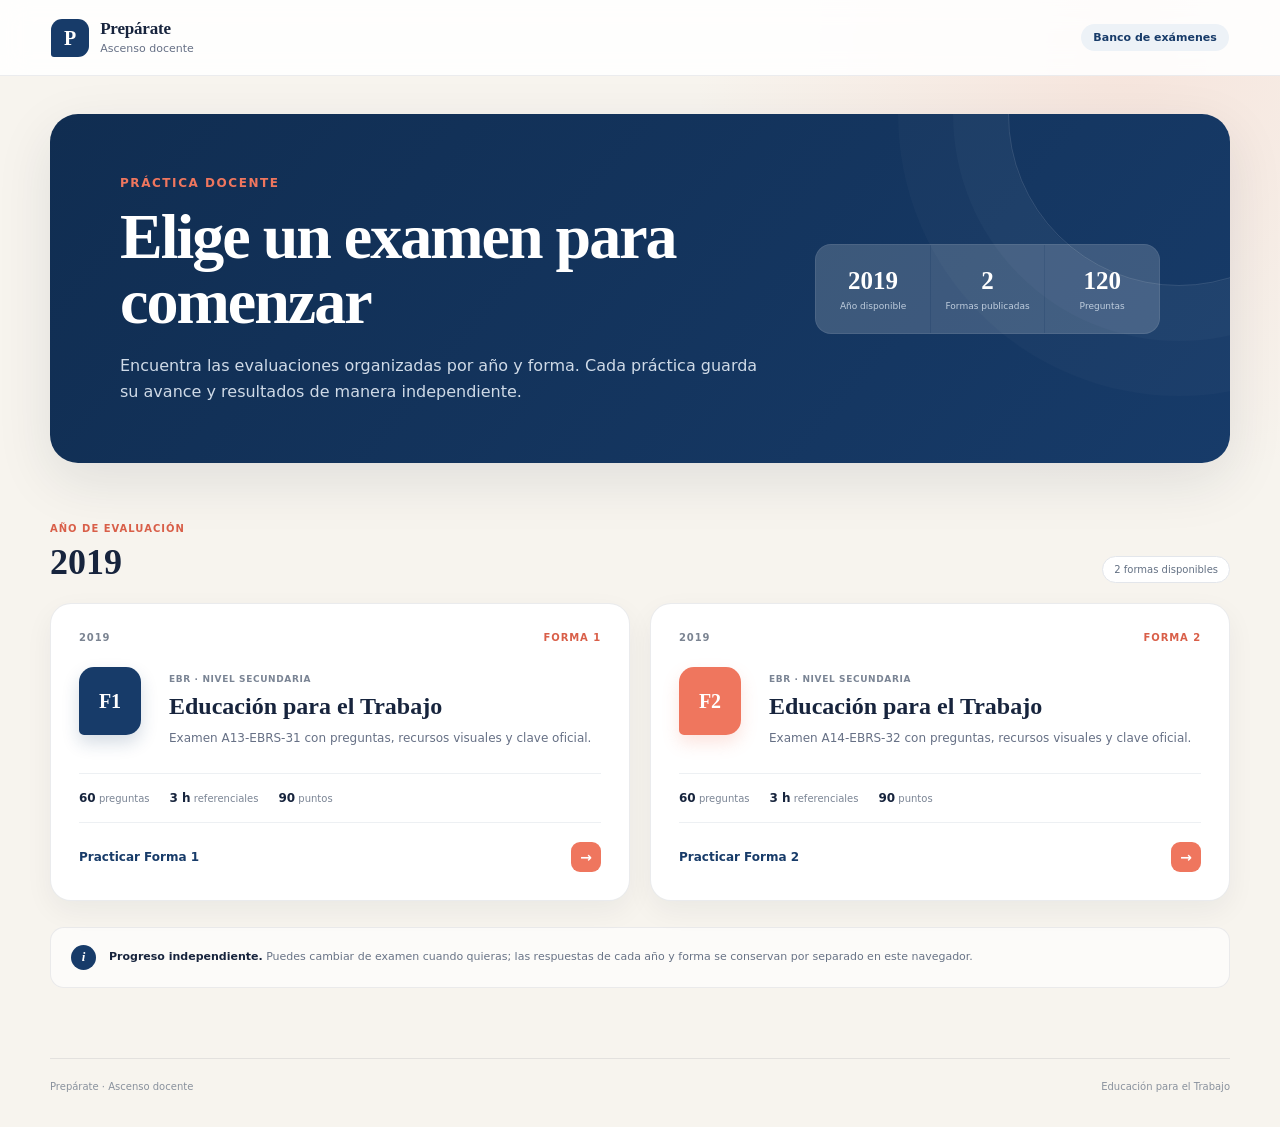
<file: index.html>
<!doctype html>
<html lang="es">
  <head>
    <meta charset="utf-8">
    <meta name="viewport" content="width=device-width, initial-scale=1">
    <meta name="description" content="Banco de exámenes de Ascenso Docente organizados por año y forma.">
    <title>Prepárate · Banco de exámenes de Ascenso Docente</title>
    <link rel="stylesheet" href="styles.css">
  </head>
  <body class="catalog-body">
    <div class="app-shell">
      <header class="topbar catalog-topbar">
        <a class="brand" href="index.html" aria-label="Ir al catálogo de exámenes">
          <span class="brand-mark" aria-hidden="true">P</span>
          <span><strong>Prepárate</strong><small>Ascenso docente</small></span>
        </a>
        <span class="catalog-badge">Banco de exámenes</span>
      </header>

      <main class="catalog-page">
        <section class="catalog-hero">
          <div class="catalog-hero-copy">
            <span class="eyebrow">Práctica docente</span>
            <h1>Elige un examen para comenzar</h1>
            <p>Encuentra las evaluaciones organizadas por año y forma. Cada práctica guarda su avance y resultados de manera independiente.</p>
          </div>
          <div class="catalog-summary" aria-label="Resumen del banco">
            <div><strong>2019</strong><span>Año disponible</span></div>
            <div><strong>2</strong><span>Formas publicadas</span></div>
            <div><strong>120</strong><span>Preguntas</span></div>
          </div>
        </section>

        <section class="year-section" aria-labelledby="year-2019">
          <div class="year-heading">
            <div>
              <span class="year-kicker">Año de evaluación</span>
              <h2 id="year-2019">2019</h2>
            </div>
            <span class="year-count">2 formas disponibles</span>
          </div>

          <div class="exam-catalog-grid">
            <a class="exam-catalog-card" href="forma1.html">
              <div class="exam-card-topline"><span>2019</span><span>Forma 1</span></div>
              <div class="exam-card-icon" aria-hidden="true">F1</div>
              <div class="exam-card-content">
                <span class="exam-level">EBR · Nivel Secundaria</span>
                <h3>Educación para el Trabajo</h3>
                <p>Examen A13-EBRS-31 con preguntas, recursos visuales y clave oficial.</p>
              </div>
              <div class="exam-card-meta"><span><strong>60</strong> preguntas</span><span><strong>3 h</strong> referenciales</span><span><strong>90</strong> puntos</span></div>
              <span class="exam-card-action">Practicar Forma 1 <b aria-hidden="true">→</b></span>
            </a>

            <a class="exam-catalog-card" href="forma2.html">
              <div class="exam-card-topline"><span>2019</span><span>Forma 2</span></div>
              <div class="exam-card-icon alt" aria-hidden="true">F2</div>
              <div class="exam-card-content">
                <span class="exam-level">EBR · Nivel Secundaria</span>
                <h3>Educación para el Trabajo</h3>
                <p>Examen A14-EBRS-32 con preguntas, recursos visuales y clave oficial.</p>
              </div>
              <div class="exam-card-meta"><span><strong>60</strong> preguntas</span><span><strong>3 h</strong> referenciales</span><span><strong>90</strong> puntos</span></div>
              <span class="exam-card-action">Practicar Forma 2 <b aria-hidden="true">→</b></span>
            </a>
          </div>
        </section>

        <section class="catalog-note">
          <span aria-hidden="true">i</span>
          <p><strong>Progreso independiente.</strong> Puedes cambiar de examen cuando quieras; las respuestas de cada año y forma se conservan por separado en este navegador.</p>
        </section>
      </main>

      <footer class="catalog-footer"><span>Prepárate · Ascenso docente</span><span>Educación para el Trabajo</span></footer>
    </div>
  </body>
</html>
</file>
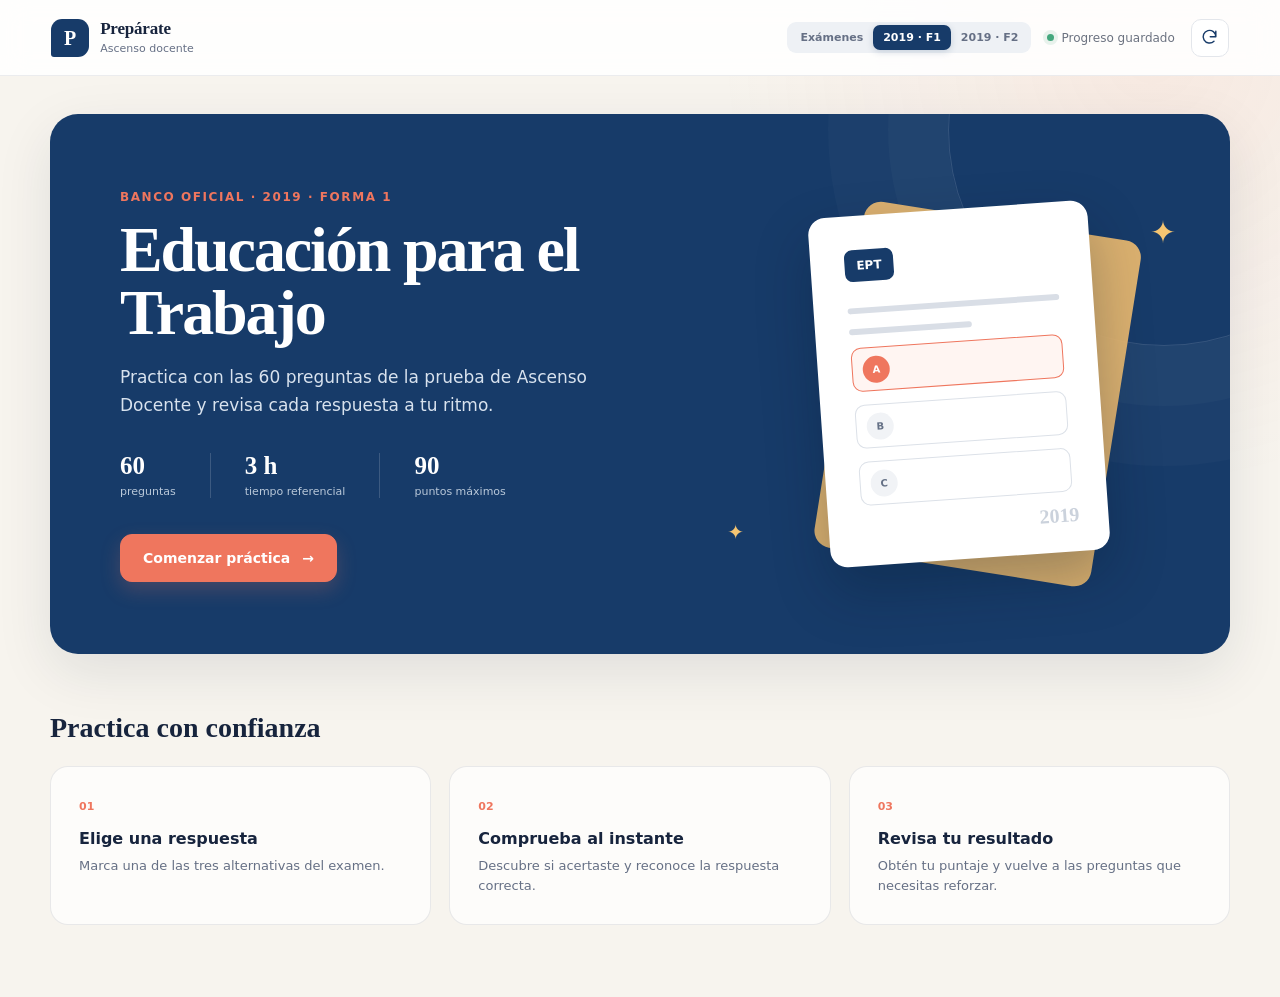
<file: forma1.html>
<!doctype html>
<html lang="es">
  <head>
    <meta charset="utf-8">
    <meta name="viewport" content="width=device-width, initial-scale=1">
    <meta name="description" content="Simulador del examen de Ascenso Docente 2019, Educación para el Trabajo.">
    <title>Forma 1 · Ascenso Docente 2019 · Educación para el Trabajo</title>
    <link rel="stylesheet" href="styles.css">
  </head>
  <body>
    <div class="app-shell">
      <header class="topbar">
        <a class="brand" href="index.html" aria-label="Volver al catálogo de exámenes">
          <span class="brand-mark" aria-hidden="true">P</span>
          <span><strong>Prepárate</strong><small>Ascenso docente</small></span>
        </a>
        <div class="topbar-actions">
          <nav class="form-switch" aria-label="Seleccionar examen"><a href="index.html">Exámenes</a><a class="active" href="forma1.html">2019 · F1</a><a href="forma2.html">2019 · F2</a></nav>
          <span class="save-state"><span class="save-dot"></span> Progreso guardado</span>
          <button class="icon-button" id="resetButton" type="button" title="Reiniciar práctica" aria-label="Reiniciar práctica">
            <svg viewBox="0 0 24 24" aria-hidden="true"><path d="M20 11a8 8 0 1 0-2.34 5.66M20 4v7h-7"/></svg>
          </button>
        </div>
      </header>

      <main id="welcomeView" class="welcome-view">
        <section class="hero-card">
          <div class="hero-copy">
            <span class="eyebrow">Banco oficial · 2019 · Forma 1</span>
            <h1>Educación para el Trabajo</h1>
            <p class="hero-lead">Practica con las 60 preguntas de la prueba de Ascenso Docente y revisa cada respuesta a tu ritmo.</p>
            <div class="exam-facts" aria-label="Datos del examen">
              <div><strong>60</strong><span>preguntas</span></div>
              <div><strong>3 h</strong><span>tiempo referencial</span></div>
              <div><strong>90</strong><span>puntos máximos</span></div>
            </div>
            <button id="startButton" class="primary-button hero-button" type="button">
              <span id="startButtonText">Comenzar práctica</span><span aria-hidden="true">→</span>
            </button>
            <p class="resume-note" id="resumeNote" hidden>Tu avance anterior está listo para continuar.</p>
          </div>
          <div class="hero-art" aria-hidden="true">
            <div class="paper-card paper-back"></div>
            <div class="paper-card paper-front">
              <span class="paper-label">EPT</span>
              <div class="paper-line wide"></div><div class="paper-line"></div>
              <div class="mock-option active"><span>A</span></div>
              <div class="mock-option"><span>B</span></div>
              <div class="mock-option"><span>C</span></div>
              <div class="paper-score">2019</div>
            </div>
            <div class="spark spark-one">✦</div><div class="spark spark-two">✦</div>
          </div>
        </section>
        <section class="how-card">
          <h2>Practica con confianza</h2>
          <div class="how-grid">
            <article><span>01</span><h3>Elige una respuesta</h3><p>Marca una de las tres alternativas del examen.</p></article>
            <article><span>02</span><h3>Comprueba al instante</h3><p>Descubre si acertaste y reconoce la respuesta correcta.</p></article>
            <article><span>03</span><h3>Revisa tu resultado</h3><p>Obtén tu puntaje y vuelve a las preguntas que necesitas reforzar.</p></article>
          </div>
        </section>
      </main>

      <main id="quizView" class="quiz-view" hidden>
        <aside class="question-nav" aria-label="Navegación de preguntas">
          <div class="nav-heading"><div><span>Tu avance</span><strong id="progressLabel">0 de 60</strong></div><span id="progressPercent">0%</span></div>
          <div class="progress-track"><span id="progressBar"></span></div>
          <div id="questionGrid" class="question-grid"></div>
          <div class="legend"><span><i class="answered"></i> Respondida</span><span><i class="current"></i> Actual</span></div>
        </aside>

        <section class="question-stage">
          <div class="question-toolbar">
            <button id="mobileNavButton" class="mobile-nav-button" type="button" aria-expanded="false"><span>Preguntas</span><strong id="mobileProgress">1 / 60</strong></button>
            <div class="question-position">Pregunta <strong id="questionNumber">1</strong> de 60</div>
            <button id="finishTopButton" class="text-button" type="button">Finalizar práctica</button>
          </div>

          <article class="question-card" id="questionCard">
            <div class="question-tag">Educación para el Trabajo</div>
            <h2 id="questionPrompt" tabindex="-1"></h2>
            <div id="questionVisual"></div>
            <div id="optionsList" class="options-list" role="radiogroup" aria-label="Alternativas"></div>
            <div id="feedbackBox" class="feedback-box" role="status" hidden></div>
          </article>

          <div class="question-actions">
            <button id="previousButton" class="secondary-button" type="button"><span aria-hidden="true">←</span> Anterior</button>
            <button id="checkButton" class="primary-button" type="button" disabled>Comprobar respuesta</button>
            <button id="nextButton" class="primary-button" type="button" hidden>Siguiente <span aria-hidden="true">→</span></button>
          </div>
        </section>
      </main>

      <main id="resultsView" class="results-view" hidden>
        <section class="results-card">
          <div id="resultRing" class="result-ring"><div><strong id="resultPercent">0%</strong><span>de aciertos</span></div></div>
          <div class="results-copy">
            <span class="eyebrow">Práctica completada</span>
            <h1 id="resultTitle">¡Buen trabajo!</h1>
            <p id="resultMessage"></p>
            <div class="result-stats">
              <div><span class="stat-icon correct">✓</span><p><strong id="correctCount">0</strong><small>Correctas</small></p></div>
              <div><span class="stat-icon wrong">×</span><p><strong id="wrongCount">0</strong><small>Incorrectas</small></p></div>
              <div><span class="stat-icon score">★</span><p><strong id="scoreCount">0</strong><small>Puntos de 90</small></p></div>
            </div>
            <div class="results-actions">
              <button id="reviewButton" class="primary-button" type="button">Revisar respuestas</button>
              <button id="tryAgainButton" class="secondary-button" type="button">Intentar de nuevo</button>
            </div>
          </div>
        </section>
      </main>
    </div>

    <dialog id="finishDialog" class="finish-dialog">
      <button class="dialog-close" id="closeDialogButton" aria-label="Cerrar">×</button>
      <span class="dialog-icon">✓</span>
      <h2>¿Finalizar la práctica?</h2>
      <p id="finishDialogText">Podrás revisar todas tus respuestas después.</p>
      <div><button id="cancelFinishButton" class="secondary-button" type="button">Seguir practicando</button><button id="confirmFinishButton" class="primary-button" type="button">Ver resultados</button></div>
    </dialog>

    <script>window.EXAM_CONFIG = { form: 1, questionsGlobal: 'EXAM_QUESTIONS', storageKey: 'ascenso-docente-ept-2019-v1' };</script>
    <script src="questions.js"></script>
    <script src="app.js"></script>
  </body>
</html>
</file>
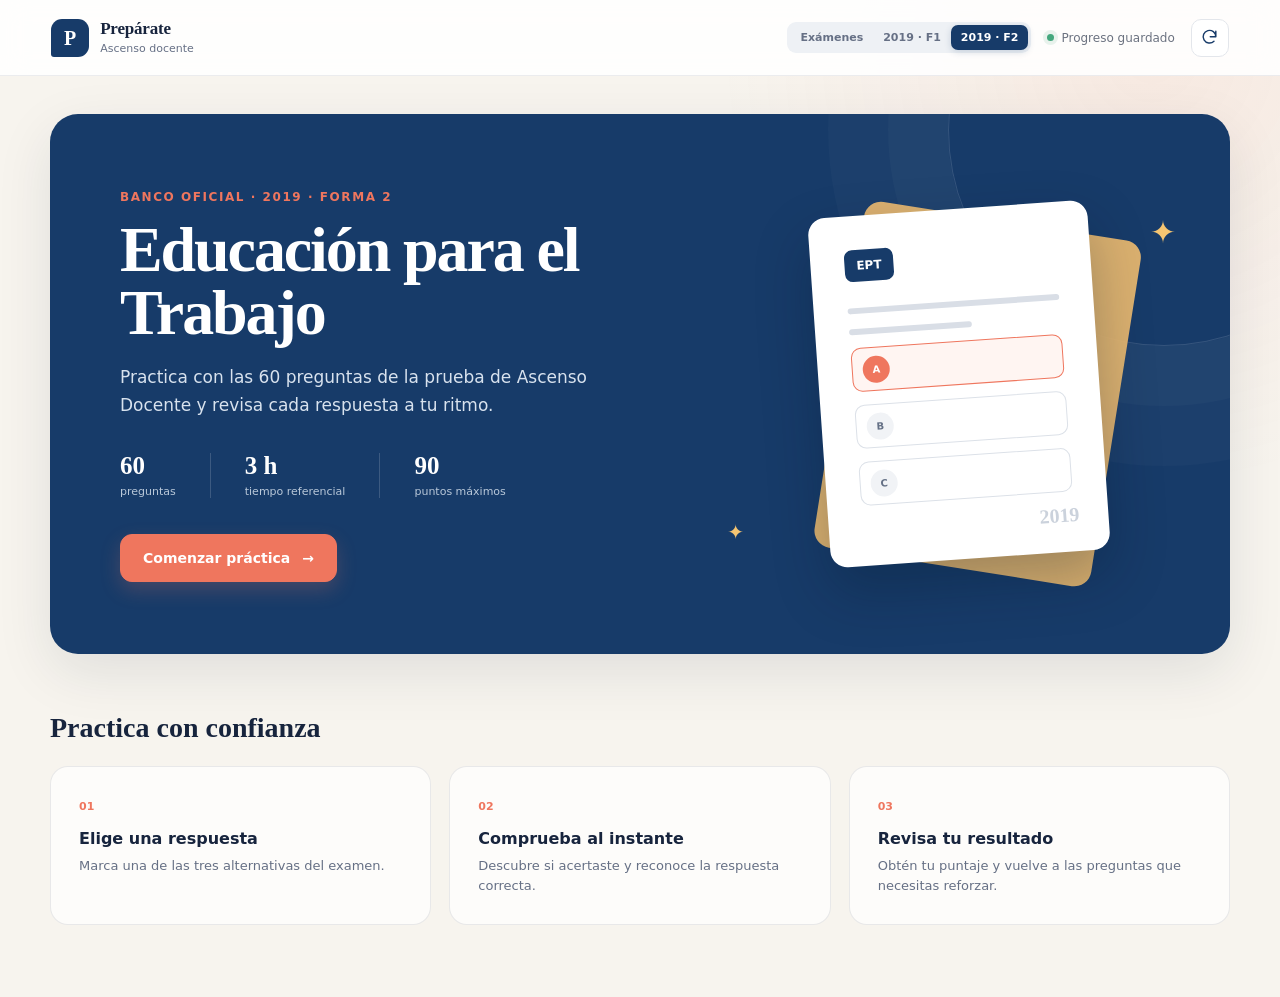
<file: forma2.html>
<!doctype html>
<html lang="es">
  <head>
    <meta charset="utf-8">
    <meta name="viewport" content="width=device-width, initial-scale=1">
    <meta name="description" content="Simulador del examen de Ascenso Docente 2019, Educación para el Trabajo.">
    <title>Forma 2 · Prepárate · Ascenso Docente 2019</title>
    <link rel="stylesheet" href="styles.css">
  </head>
  <body>
    <div class="app-shell">
      <header class="topbar">
        <a class="brand" href="index.html" aria-label="Volver al catálogo de exámenes">
          <span class="brand-mark" aria-hidden="true">P</span>
          <span><strong>Prepárate</strong><small>Ascenso docente</small></span>
        </a>
        <div class="topbar-actions">
          <nav class="form-switch" aria-label="Seleccionar examen"><a href="index.html">Exámenes</a><a href="forma1.html">2019 · F1</a><a class="active" href="forma2.html">2019 · F2</a></nav>
          <span class="save-state"><span class="save-dot"></span> Progreso guardado</span>
          <button class="icon-button" id="resetButton" type="button" title="Reiniciar práctica" aria-label="Reiniciar práctica">
            <svg viewBox="0 0 24 24" aria-hidden="true"><path d="M20 11a8 8 0 1 0-2.34 5.66M20 4v7h-7"/></svg>
          </button>
        </div>
      </header>

      <main id="welcomeView" class="welcome-view">
        <section class="hero-card">
          <div class="hero-copy">
            <span class="eyebrow">Banco oficial · 2019 · Forma 2</span>
            <h1>Educación para el Trabajo</h1>
            <p class="hero-lead">Practica con las 60 preguntas de la prueba de Ascenso Docente y revisa cada respuesta a tu ritmo.</p>
            <div class="exam-facts" aria-label="Datos del examen">
              <div><strong>60</strong><span>preguntas</span></div>
              <div><strong>3 h</strong><span>tiempo referencial</span></div>
              <div><strong>90</strong><span>puntos máximos</span></div>
            </div>
            <button id="startButton" class="primary-button hero-button" type="button">
              <span id="startButtonText">Comenzar práctica</span><span aria-hidden="true">→</span>
            </button>
            <p class="resume-note" id="resumeNote" hidden>Tu avance anterior está listo para continuar.</p>
          </div>
          <div class="hero-art" aria-hidden="true">
            <div class="paper-card paper-back"></div>
            <div class="paper-card paper-front">
              <span class="paper-label">EPT</span>
              <div class="paper-line wide"></div><div class="paper-line"></div>
              <div class="mock-option active"><span>A</span></div>
              <div class="mock-option"><span>B</span></div>
              <div class="mock-option"><span>C</span></div>
              <div class="paper-score">2019</div>
            </div>
            <div class="spark spark-one">✦</div><div class="spark spark-two">✦</div>
          </div>
        </section>
        <section class="how-card">
          <h2>Practica con confianza</h2>
          <div class="how-grid">
            <article><span>01</span><h3>Elige una respuesta</h3><p>Marca una de las tres alternativas del examen.</p></article>
            <article><span>02</span><h3>Comprueba al instante</h3><p>Descubre si acertaste y reconoce la respuesta correcta.</p></article>
            <article><span>03</span><h3>Revisa tu resultado</h3><p>Obtén tu puntaje y vuelve a las preguntas que necesitas reforzar.</p></article>
          </div>
        </section>
      </main>

      <main id="quizView" class="quiz-view" hidden>
        <aside class="question-nav" aria-label="Navegación de preguntas">
          <div class="nav-heading"><div><span>Tu avance</span><strong id="progressLabel">0 de 60</strong></div><span id="progressPercent">0%</span></div>
          <div class="progress-track"><span id="progressBar"></span></div>
          <div id="questionGrid" class="question-grid"></div>
          <div class="legend"><span><i class="answered"></i> Respondida</span><span><i class="current"></i> Actual</span></div>
        </aside>

        <section class="question-stage">
          <div class="question-toolbar">
            <button id="mobileNavButton" class="mobile-nav-button" type="button" aria-expanded="false"><span>Preguntas</span><strong id="mobileProgress">1 / 60</strong></button>
            <div class="question-position">Pregunta <strong id="questionNumber">1</strong> de 60</div>
            <button id="finishTopButton" class="text-button" type="button">Finalizar práctica</button>
          </div>

          <article class="question-card" id="questionCard">
            <div class="question-tag">Educación para el Trabajo</div>
            <h2 id="questionPrompt" tabindex="-1"></h2>
            <div id="questionVisual"></div>
            <div id="optionsList" class="options-list" role="radiogroup" aria-label="Alternativas"></div>
            <div id="feedbackBox" class="feedback-box" role="status" hidden></div>
          </article>

          <div class="question-actions">
            <button id="previousButton" class="secondary-button" type="button"><span aria-hidden="true">←</span> Anterior</button>
            <button id="checkButton" class="primary-button" type="button" disabled>Comprobar respuesta</button>
            <button id="nextButton" class="primary-button" type="button" hidden>Siguiente <span aria-hidden="true">→</span></button>
          </div>
        </section>
      </main>

      <main id="resultsView" class="results-view" hidden>
        <section class="results-card">
          <div id="resultRing" class="result-ring"><div><strong id="resultPercent">0%</strong><span>de aciertos</span></div></div>
          <div class="results-copy">
            <span class="eyebrow">Práctica completada</span>
            <h1 id="resultTitle">¡Buen trabajo!</h1>
            <p id="resultMessage"></p>
            <div class="result-stats">
              <div><span class="stat-icon correct">✓</span><p><strong id="correctCount">0</strong><small>Correctas</small></p></div>
              <div><span class="stat-icon wrong">×</span><p><strong id="wrongCount">0</strong><small>Incorrectas</small></p></div>
              <div><span class="stat-icon score">★</span><p><strong id="scoreCount">0</strong><small>Puntos de 90</small></p></div>
            </div>
            <div class="results-actions">
              <button id="reviewButton" class="primary-button" type="button">Revisar respuestas</button>
              <button id="tryAgainButton" class="secondary-button" type="button">Intentar de nuevo</button>
            </div>
          </div>
        </section>
      </main>
    </div>

    <dialog id="finishDialog" class="finish-dialog">
      <button class="dialog-close" id="closeDialogButton" aria-label="Cerrar">×</button>
      <span class="dialog-icon">✓</span>
      <h2>¿Finalizar la práctica?</h2>
      <p id="finishDialogText">Podrás revisar todas tus respuestas después.</p>
      <div><button id="cancelFinishButton" class="secondary-button" type="button">Seguir practicando</button><button id="confirmFinishButton" class="primary-button" type="button">Ver resultados</button></div>
    </dialog>

    <script>window.EXAM_CONFIG = { form: 2, questionsGlobal: 'EXAM_QUESTIONS_FORM2', storageKey: 'ascenso-docente-ept-2019-v2' };</script>
    <script src="questions-forma2.js"></script>
    <script src="app.js"></script>
  </body>
</html>
</file>
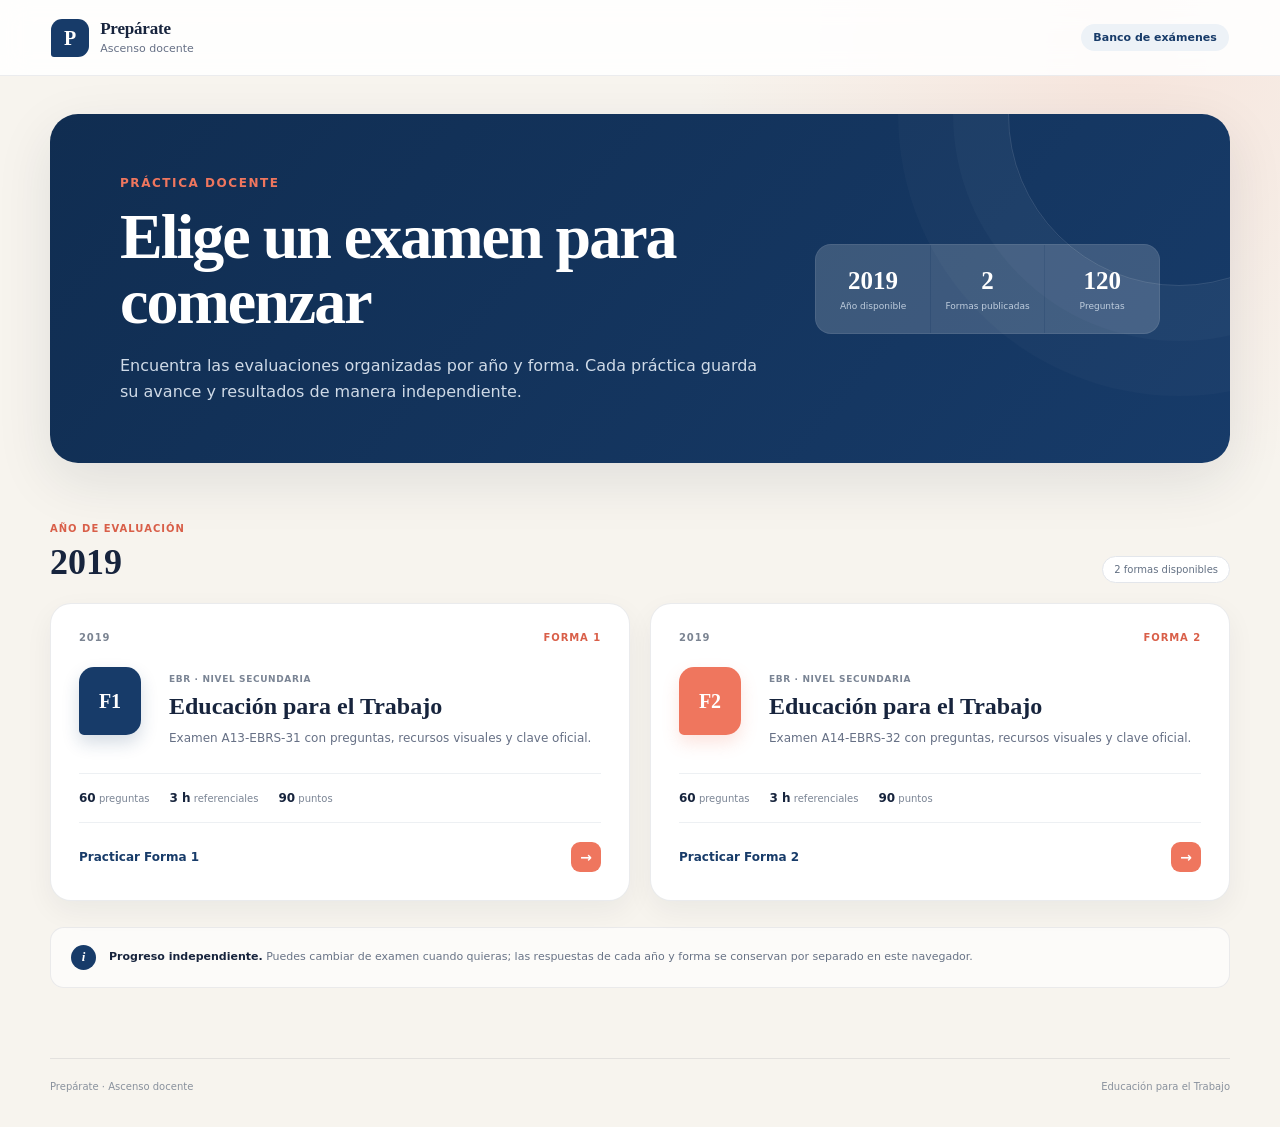
<file: renderer.html>
<!doctype html>
<html lang="es">
  <head>
    <meta charset="utf-8">
    <meta http-equiv="refresh" content="0; url=index.html">
    <meta name="viewport" content="width=device-width, initial-scale=1">
    <title>Abriendo simulador…</title>
    <script>window.location.replace('index.html');</script>
  </head>
  <body>
    <p>Abriendo el <a href="index.html">simulador de Ascenso Docente</a>…</p>
  </body>
</html>
</file>
<file: styles.css>
:root {
  --ink: #17243d;
  --muted: #667085;
  --navy: #173b69;
  --navy-deep: #102d51;
  --coral: #ef765e;
  --coral-dark: #d95f49;
  --cream: #f7f4ee;
  --paper: #ffffff;
  --line: #e3e6eb;
  --green: #16855b;
  --green-bg: #eaf7f1;
  --red: #c94848;
  --red-bg: #fff0ef;
  --shadow: 0 18px 55px rgba(23, 36, 61, .10);
  font-family: Inter, ui-sans-serif, system-ui, -apple-system, BlinkMacSystemFont, "Segoe UI", sans-serif;
  color: var(--ink);
  background: var(--cream);
  font-synthesis: none;
}

* { box-sizing: border-box; }
html { min-width: 320px; scroll-behavior: smooth; }
body { margin: 0; min-height: 100vh; background: radial-gradient(circle at 90% 6%, rgba(239,118,94,.09), transparent 30%), var(--cream); }
button { font: inherit; }
button, a, label { -webkit-tap-highlight-color: transparent; }
button:focus-visible, a:focus-visible { outline: 3px solid rgba(239,118,94,.38); outline-offset: 3px; }
[hidden] { display: none !important; }

.app-shell { min-height: 100vh; }
.topbar { height: 76px; display: flex; align-items: center; justify-content: space-between; padding: 0 clamp(22px, 4vw, 64px); background: rgba(255,255,255,.88); border-bottom: 1px solid rgba(23,36,61,.08); backdrop-filter: blur(14px); position: relative; z-index: 20; }
.brand { display: inline-flex; gap: 11px; align-items: center; color: var(--ink); text-decoration: none; }
.brand-mark { display: grid; place-items: center; width: 38px; height: 38px; color: #fff; font: 800 20px/1 Georgia, serif; background: var(--navy); border-radius: 11px 11px 11px 3px; }
.brand strong, .brand small { display: block; }
.brand strong { font: 800 17px/1.1 Georgia, serif; letter-spacing: -.2px; }
.brand small { color: var(--muted); font-size: 11px; margin-top: 3px; }
.topbar-actions { display: flex; align-items: center; gap: 16px; }
.form-switch { display: flex; padding: 3px; background: #eef1f5; border-radius: 9px; }
.form-switch a { padding: 6px 10px; color: #667085; text-decoration: none; border-radius: 7px; font-size: 11px; font-weight: 750; }
.form-switch a.active { color: #fff; background: var(--navy); box-shadow: 0 2px 7px rgba(23,59,105,.18); }
.save-state { display: flex; align-items: center; gap: 7px; color: #6b7280; font-size: 12px; }
.save-dot { width: 7px; height: 7px; border-radius: 50%; background: #44a77d; box-shadow: 0 0 0 4px rgba(68,167,125,.12); }
.icon-button { display: grid; place-items: center; width: 38px; height: 38px; padding: 0; border: 1px solid var(--line); border-radius: 10px; background: #fff; color: var(--navy); cursor: pointer; }
.icon-button:hover { border-color: #bcc6d4; background: #f8fafc; }
.icon-button svg { width: 19px; fill: none; stroke: currentColor; stroke-width: 1.8; stroke-linecap: round; stroke-linejoin: round; }

.welcome-view { width: min(1180px, calc(100% - 40px)); margin: 38px auto 72px; }
.hero-card { min-height: 540px; display: grid; grid-template-columns: 1.08fr .92fr; overflow: hidden; background: var(--navy); color: #fff; border-radius: 28px; box-shadow: var(--shadow); position: relative; }
.hero-card::after { content: ""; position: absolute; width: 430px; height: 430px; right: -150px; top: -200px; border: 1px solid rgba(255,255,255,.13); border-radius: 50%; box-shadow: 0 0 0 60px rgba(255,255,255,.025), 0 0 0 120px rgba(255,255,255,.018); }
.hero-copy { align-self: center; padding: 66px 42px 66px 70px; position: relative; z-index: 2; }
.eyebrow { display: inline-block; color: var(--coral); font-size: 12px; font-weight: 800; letter-spacing: .13em; text-transform: uppercase; }
.hero-copy h1, .results-copy h1 { max-width: 590px; margin: 14px 0 18px; font: 700 clamp(42px, 5vw, 68px)/.98 Georgia, "Times New Roman", serif; letter-spacing: -2.1px; }
.hero-lead { max-width: 580px; margin: 0; color: #d8e2ee; font-size: 17px; line-height: 1.65; }
.exam-facts { display: flex; gap: 34px; margin: 34px 0 36px; }
.exam-facts div { padding-right: 34px; border-right: 1px solid rgba(255,255,255,.16); }
.exam-facts div:last-child { padding-right: 0; border: 0; }
.exam-facts strong, .exam-facts span { display: block; }
.exam-facts strong { font: 700 25px/1 Georgia, serif; }
.exam-facts span { color: #b9c8d9; font-size: 11px; margin-top: 7px; }
.primary-button, .secondary-button { min-height: 48px; display: inline-flex; align-items: center; justify-content: center; gap: 12px; padding: 0 22px; border-radius: 12px; font-weight: 750; font-size: 14px; cursor: pointer; transition: transform .18s ease, box-shadow .18s ease, background .18s ease, border-color .18s ease; }
.primary-button { color: #fff; background: var(--coral); border: 1px solid var(--coral); box-shadow: 0 8px 20px rgba(239,118,94,.22); }
.primary-button:hover:not(:disabled) { background: var(--coral-dark); border-color: var(--coral-dark); transform: translateY(-1px); }
.primary-button:disabled { opacity: .46; cursor: not-allowed; box-shadow: none; }
.secondary-button { color: var(--navy); background: #fff; border: 1px solid #d5dae2; }
.secondary-button:hover { border-color: #9dacbe; background: #f9fafb; }
.hero-button { min-width: 200px; justify-content: space-between; }
.resume-note { color: #c3cfdd; font-size: 12px; margin: 13px 0 0; }
.hero-art { min-height: 480px; display: grid; place-items: center; position: relative; z-index: 2; }
.paper-card { position: absolute; width: 280px; height: 350px; border-radius: 17px; }
.paper-back { background: #f0bd70; transform: rotate(9deg) translate(20px, 7px); opacity: .9; }
.paper-front { padding: 34px; background: #fff; color: var(--ink); transform: rotate(-4deg); box-shadow: 0 25px 55px rgba(4,20,39,.28); }
.paper-label { display: inline-grid; place-items: center; width: 49px; height: 32px; color: #fff; background: var(--navy); border-radius: 8px; font-size: 12px; font-weight: 800; }
.paper-line { width: 58%; height: 6px; margin-top: 15px; background: #d9dee6; border-radius: 6px; }
.paper-line.wide { width: 100%; margin-top: 26px; }
.mock-option { display: flex; align-items: center; height: 44px; margin-top: 13px; border: 1px solid #dce1e8; border-radius: 10px; }
.mock-option span { display: grid; place-items: center; width: 27px; height: 27px; margin-left: 10px; color: #657186; background: #f1f3f6; border-radius: 50%; font-size: 10px; font-weight: 800; }
.mock-option.active { border-color: var(--coral); background: #fff5f2; }
.mock-option.active span { color: #fff; background: var(--coral); }
.paper-score { position: absolute; right: 29px; bottom: 25px; color: #cbd2dc; font: 700 20px Georgia, serif; }
.spark { position: absolute; color: #f5c572; font-size: 31px; }
.spark-one { right: 54px; top: 100px; }.spark-two { left: 40px; bottom: 110px; font-size: 20px; }
.how-card { margin-top: 58px; }
.how-card h2 { margin: 0 0 22px; font: 700 28px Georgia, serif; }
.how-grid { display: grid; grid-template-columns: repeat(3, 1fr); gap: 18px; }
.how-grid article { padding: 28px; background: rgba(255,255,255,.7); border: 1px solid rgba(23,36,61,.09); border-radius: 18px; }
.how-grid article > span { color: var(--coral); font-size: 11px; font-weight: 800; }
.how-grid h3 { margin: 15px 0 8px; font-size: 16px; }.how-grid p { margin: 0; color: var(--muted); font-size: 13px; line-height: 1.55; }

.quiz-view { min-height: calc(100vh - 76px); display: grid; grid-template-columns: 292px 1fr; }
.question-nav { padding: 30px 28px; background: #fff; border-right: 1px solid var(--line); }
.nav-heading { display: flex; align-items: end; justify-content: space-between; }
.nav-heading div span, .nav-heading div strong { display: block; }.nav-heading div span { color: var(--muted); font-size: 11px; }.nav-heading div strong { margin-top: 5px; font-size: 15px; }
.nav-heading > span { color: var(--navy); font: 700 13px Georgia, serif; }
.progress-track { height: 6px; margin: 15px 0 25px; overflow: hidden; background: #edf0f4; border-radius: 10px; }
.progress-track span { display: block; width: 0; height: 100%; background: var(--coral); border-radius: inherit; transition: width .3s ease; }
.question-grid { display: grid; grid-template-columns: repeat(5, 1fr); gap: 9px; }
.question-grid button { aspect-ratio: 1; padding: 0; color: #667085; background: #fff; border: 1px solid #e0e4ea; border-radius: 9px; font-size: 11px; font-weight: 700; cursor: pointer; }
.question-grid button:hover { border-color: #9eacbd; color: var(--navy); }
.question-grid button.answered { color: #fff; background: var(--navy); border-color: var(--navy); }
.question-grid button.correct { background: var(--green); border-color: var(--green); }
.question-grid button.wrong { background: var(--red); border-color: var(--red); }
.question-grid button.current { color: var(--navy); background: #fff7f4; border: 2px solid var(--coral); box-shadow: 0 0 0 3px rgba(239,118,94,.09); }
.legend { display: grid; gap: 10px; margin-top: 22px; color: #7b8492; font-size: 10px; }.legend span { display: flex; align-items: center; gap: 8px; }.legend i { width: 10px; height: 10px; border-radius: 3px; }.legend i.answered { background: var(--navy); }.legend i.current { background: #fff; border: 2px solid var(--coral); }
.question-stage { width: min(860px, calc(100% - 48px)); margin: 0 auto; padding: 33px 0 48px; }
.question-toolbar { display: flex; align-items: center; justify-content: space-between; margin-bottom: 20px; }
.question-position { color: var(--muted); font-size: 12px; }.question-position strong { color: var(--ink); }
.text-button { padding: 8px 0; color: var(--navy); background: none; border: 0; font-size: 12px; font-weight: 750; cursor: pointer; }
.text-button:hover { color: var(--coral-dark); }
.mobile-nav-button { display: none; }
.question-card { min-height: 520px; padding: clamp(30px, 5vw, 56px); background: #fff; border: 1px solid rgba(23,36,61,.07); border-radius: 22px; box-shadow: 0 12px 38px rgba(23,36,61,.07); }
.question-tag { display: inline-flex; align-items: center; gap: 7px; color: var(--coral-dark); font-size: 10px; font-weight: 800; letter-spacing: .08em; text-transform: uppercase; }
.question-tag::before { content: ""; width: 18px; height: 2px; background: var(--coral); }
.question-card h2 { margin: 17px 0 30px; font: 500 clamp(18px, 2.1vw, 23px)/1.55 Georgia, "Times New Roman", serif; letter-spacing: -.15px; white-space: pre-line; }
.question-visual { max-width: 650px; margin: -4px auto 28px; padding: 15px; text-align: center; background: #fafafa; border: 1px solid #eceff2; border-radius: 14px; }
.question-visual img { display: block; max-width: 100%; max-height: 430px; margin: auto; object-fit: contain; }
.sales-table { width: min(420px, 100%); margin: 0 auto; border-collapse: collapse; font-size: 13px; }.sales-table caption { margin-bottom: 10px; font-weight: 700; }.sales-table th, .sales-table td { padding: 9px 14px; border-bottom: 1px solid #e5e7eb; text-align: left; }.sales-table th { color: #fff; background: var(--navy); }.sales-table th:first-child { border-radius: 8px 0 0 0; }.sales-table th:last-child { border-radius: 0 8px 0 0; }.sales-table tr:nth-child(even) td { background: #f5f7f9; }
.options-list { display: grid; gap: 13px; }
.option { display: grid; grid-template-columns: 38px 1fr; gap: 15px; align-items: center; width: 100%; padding: 15px 17px; color: var(--ink); text-align: left; background: #fff; border: 1px solid #dfe3e9; border-radius: 13px; cursor: pointer; transition: border .16s, background .16s, transform .16s; }
.option:hover:not(.locked) { border-color: #9ba9ba; transform: translateY(-1px); }
.option-letter { display: grid; place-items: center; width: 34px; height: 34px; color: #556174; background: #f1f3f6; border-radius: 9px; font-size: 12px; font-weight: 800; text-transform: uppercase; }
.option-text { font-size: 14px; line-height: 1.48; }
.option.selected { border-color: var(--navy); background: #f4f7fb; box-shadow: inset 3px 0 var(--navy); }.option.selected .option-letter { color: #fff; background: var(--navy); }
.option.correct { border-color: #71bd9e; background: var(--green-bg); box-shadow: inset 3px 0 var(--green); }.option.correct .option-letter { color: #fff; background: var(--green); }
.option.incorrect { border-color: #e6a3a0; background: var(--red-bg); box-shadow: inset 3px 0 var(--red); }.option.incorrect .option-letter { color: #fff; background: var(--red); }
.option.locked { cursor: default; }
.feedback-box { margin-top: 20px; padding: 15px 18px; border-radius: 12px; font-size: 13px; line-height: 1.5; }
.feedback-box.correct { color: #126344; background: var(--green-bg); border: 1px solid #bee4d5; }.feedback-box.incorrect { color: #953737; background: var(--red-bg); border: 1px solid #f0c5c3; }
.feedback-box strong { display: block; margin-bottom: 2px; }
.question-actions { display: flex; justify-content: space-between; gap: 14px; margin-top: 19px; }.question-actions .primary-button { min-width: 210px; margin-left: auto; }
.dap-symbol-image { width: 32px; height: 30px; margin-left: 8px; vertical-align: middle; object-fit: contain; mix-blend-mode: multiply; }

.results-view { width: min(1060px, calc(100% - 40px)); margin: 56px auto; }
.results-card { display: grid; grid-template-columns: .8fr 1.2fr; align-items: center; min-height: 570px; padding: 55px 70px; overflow: hidden; background: #fff; border-radius: 26px; box-shadow: var(--shadow); position: relative; }
.results-card::before { content: ""; position: absolute; inset: 0 58% 0 0; background: #eef3f7; clip-path: ellipse(80% 80% at 15% 50%); }
.result-ring { --result: 0deg; width: 260px; height: 260px; display: grid; place-items: center; margin: auto; background: conic-gradient(var(--coral) var(--result), #dfe5eb 0); border-radius: 50%; position: relative; z-index: 1; }
.result-ring::before { content: ""; position: absolute; inset: 18px; background: #fff; border-radius: inherit; }
.result-ring div { text-align: center; position: relative; z-index: 1; }.result-ring strong, .result-ring span { display: block; }.result-ring strong { font: 700 48px Georgia, serif; }.result-ring span { color: var(--muted); font-size: 11px; }
.results-copy { padding-left: 50px; position: relative; }.results-copy h1 { margin-top: 12px; color: var(--navy); font-size: 48px; }.results-copy > p { max-width: 520px; color: var(--muted); line-height: 1.6; }
.result-stats { display: flex; gap: 28px; margin: 32px 0; }.result-stats > div { display: flex; align-items: center; gap: 10px; }.stat-icon { display: grid; place-items: center; width: 38px; height: 38px; border-radius: 11px; font-weight: 800; }.stat-icon.correct { color: var(--green); background: var(--green-bg); }.stat-icon.wrong { color: var(--red); background: var(--red-bg); }.stat-icon.score { color: #a46a08; background: #fff5d8; }.result-stats p { margin: 0; }.result-stats strong, .result-stats small { display: block; }.result-stats strong { font: 700 20px Georgia, serif; }.result-stats small { color: var(--muted); font-size: 10px; margin-top: 3px; }
.results-actions { display: flex; gap: 12px; }

.finish-dialog { width: min(450px, calc(100% - 32px)); padding: 38px; text-align: center; color: var(--ink); border: 0; border-radius: 22px; box-shadow: 0 28px 80px rgba(12,27,48,.3); }.finish-dialog::backdrop { background: rgba(10,25,45,.55); backdrop-filter: blur(3px); }.dialog-close { position: absolute; right: 16px; top: 12px; color: #788292; background: none; border: 0; font-size: 24px; cursor: pointer; }.dialog-icon { display: grid; place-items: center; width: 55px; height: 55px; margin: 0 auto 17px; color: #fff; background: var(--coral); border-radius: 50%; font-size: 24px; }.finish-dialog h2 { margin: 0; font: 700 27px Georgia, serif; }.finish-dialog p { margin: 12px 0 25px; color: var(--muted); font-size: 13px; line-height: 1.5; }.finish-dialog > div { display: flex; gap: 10px; justify-content: center; }

.catalog-body { background: radial-gradient(circle at 88% 5%, rgba(239,118,94,.12), transparent 28%), var(--cream); }
.catalog-topbar { position: sticky; top: 0; }
.catalog-badge { padding: 7px 12px; color: var(--navy); background: #edf2f7; border-radius: 999px; font-size: 11px; font-weight: 750; }
.catalog-page { width: min(1180px, calc(100% - 40px)); margin: 38px auto 70px; }
.catalog-hero { min-height: 330px; display: grid; grid-template-columns: 1.3fr .7fr; align-items: center; gap: 55px; padding: 58px 70px; color: #fff; overflow: hidden; background: linear-gradient(130deg, var(--navy-deep), var(--navy)); border-radius: 28px; box-shadow: var(--shadow); position: relative; }
.catalog-hero::after { content: ""; position: absolute; width: 340px; height: 340px; right: -120px; top: -170px; border: 1px solid rgba(255,255,255,.13); border-radius: 50%; box-shadow: 0 0 0 55px rgba(255,255,255,.025), 0 0 0 110px rgba(255,255,255,.018); }
.catalog-hero-copy { position: relative; z-index: 1; }
.catalog-hero h1 { max-width: 700px; margin: 13px 0 18px; font: 700 clamp(40px, 5vw, 66px)/1.02 Georgia, "Times New Roman", serif; letter-spacing: -2px; }
.catalog-hero p { max-width: 640px; margin: 0; color: #cfdae7; font-size: 16px; line-height: 1.65; }
.catalog-summary { display: grid; grid-template-columns: repeat(3, 1fr); gap: 1px; overflow: hidden; background: rgba(255,255,255,.13); border: 1px solid rgba(255,255,255,.12); border-radius: 16px; position: relative; z-index: 1; }
.catalog-summary div { padding: 22px 14px; text-align: center; background: rgba(255,255,255,.05); }
.catalog-summary strong, .catalog-summary span { display: block; }.catalog-summary strong { font: 700 25px Georgia, serif; }.catalog-summary span { margin-top: 6px; color: #bfcddd; font-size: 9px; }
.year-section { margin-top: 54px; }
.year-heading { display: flex; align-items: end; justify-content: space-between; margin-bottom: 20px; }
.year-kicker { color: var(--coral-dark); font-size: 10px; font-weight: 800; letter-spacing: .1em; text-transform: uppercase; }
.year-heading h2 { margin: 5px 0 0; font: 700 36px Georgia, serif; }
.year-count { padding: 7px 11px; color: #647184; background: #fff; border: 1px solid var(--line); border-radius: 999px; font-size: 10px; }
.exam-catalog-grid { display: grid; grid-template-columns: repeat(2, minmax(0, 1fr)); gap: 20px; }
.exam-catalog-card { display: grid; grid-template-columns: 68px 1fr; gap: 0 22px; padding: 28px; color: var(--ink); text-decoration: none; background: #fff; border: 1px solid rgba(23,36,61,.09); border-radius: 21px; box-shadow: 0 10px 28px rgba(23,36,61,.055); transition: transform .2s ease, box-shadow .2s ease, border-color .2s ease; }
.exam-catalog-card:hover { transform: translateY(-4px); border-color: rgba(23,59,105,.26); box-shadow: 0 18px 38px rgba(23,36,61,.11); }
.exam-card-topline { grid-column: 1 / -1; display: flex; justify-content: space-between; margin-bottom: 24px; color: #7b8492; font-size: 10px; font-weight: 800; letter-spacing: .09em; text-transform: uppercase; }
.exam-card-topline span:last-child { color: var(--coral-dark); }
.exam-card-icon { width: 62px; height: 68px; display: grid; place-items: center; color: #fff; background: var(--navy); border-radius: 15px 15px 15px 5px; font: 700 20px Georgia, serif; box-shadow: 0 8px 17px rgba(23,59,105,.18); }
.exam-card-icon.alt { background: var(--coral); box-shadow: 0 8px 17px rgba(239,118,94,.2); }
.exam-level { color: #7a8494; font-size: 9px; font-weight: 800; letter-spacing: .07em; text-transform: uppercase; }
.exam-card-content h3 { margin: 7px 0 8px; font: 700 24px/1.15 Georgia, serif; }
.exam-card-content p { margin: 0; color: var(--muted); font-size: 12px; line-height: 1.55; }
.exam-card-meta { grid-column: 1 / -1; display: flex; gap: 20px; margin: 25px 0 19px; padding: 17px 0; border-top: 1px solid #edf0f3; border-bottom: 1px solid #edf0f3; color: #7a8494; font-size: 10px; }
.exam-card-meta strong { color: var(--ink); font-size: 12px; }
.exam-card-action { grid-column: 1 / -1; display: flex; align-items: center; justify-content: space-between; color: var(--navy); font-size: 12px; font-weight: 800; }
.exam-card-action b { display: grid; place-items: center; width: 30px; height: 30px; color: #fff; background: var(--coral); border-radius: 9px; font-size: 14px; transition: transform .2s ease; }
.exam-catalog-card:hover .exam-card-action b { transform: translateX(3px); }
.catalog-note { display: flex; align-items: center; gap: 13px; margin-top: 26px; padding: 17px 20px; color: #687386; background: rgba(255,255,255,.65); border: 1px solid rgba(23,36,61,.08); border-radius: 14px; }
.catalog-note > span { flex: 0 0 auto; display: grid; place-items: center; width: 25px; height: 25px; color: #fff; background: var(--navy); border-radius: 50%; font: italic 700 13px Georgia, serif; }
.catalog-note p { margin: 0; font-size: 11px; line-height: 1.5; }.catalog-note strong { color: var(--ink); }
.catalog-footer { display: flex; justify-content: space-between; width: min(1180px, calc(100% - 40px)); margin: 0 auto; padding: 22px 0 35px; color: #89919d; border-top: 1px solid rgba(23,36,61,.09); font-size: 10px; }

@media (max-width: 900px) {
  .hero-card { grid-template-columns: 1fr; }.hero-copy { padding: 58px 48px 40px; }.hero-art { min-height: 410px; }.hero-card::after { display: none; }
  .quiz-view { grid-template-columns: 1fr; }.question-nav { display: none; position: fixed; inset: 76px 0 0; overflow-y: auto; z-index: 15; padding: 25px; }.question-nav.open { display: block; }.question-grid { grid-template-columns: repeat(10, 1fr); }.legend { grid-template-columns: auto auto; }
  .mobile-nav-button { display: flex; gap: 9px; padding: 8px 11px; color: var(--navy); background: #fff; border: 1px solid var(--line); border-radius: 9px; font-size: 11px; cursor: pointer; }
  .catalog-hero { grid-template-columns: 1fr; gap: 32px; padding: 48px; }.catalog-summary { max-width: 520px; }.exam-catalog-grid { grid-template-columns: 1fr; }
  .question-position { display: none; }.results-card { grid-template-columns: 1fr; gap: 45px; padding: 50px; }.results-card::before { inset: 0 0 52% 0; clip-path: ellipse(80% 70% at 50% 5%); }.results-copy { padding-left: 0; text-align: center; }.results-copy > p { margin-inline: auto; }.result-stats, .results-actions { justify-content: center; }
}

@media (max-width: 620px) {
  .topbar { height: 66px; padding: 0 18px; }.save-state { display: none; }.welcome-view { width: min(100% - 24px, 520px); margin-top: 18px; }.hero-card { border-radius: 20px; }.hero-copy { padding: 42px 26px 30px; }.hero-copy h1 { font-size: 43px; }.hero-lead { font-size: 15px; }.exam-facts { gap: 15px; }.exam-facts div { padding-right: 15px; }.exam-facts strong { font-size: 20px; }.hero-art { min-height: 365px; transform: scale(.9); margin: -20px 0; }.how-grid { grid-template-columns: 1fr; }.how-card { margin-top: 36px; }
  .form-switch a { padding: 6px 8px; font-size: 10px; }
  .topbar:not(.catalog-topbar) .brand > span:last-child { display: none; }.topbar:not(.catalog-topbar) .topbar-actions { gap: 8px; }.topbar:not(.catalog-topbar) .form-switch a { padding: 6px 5px; font-size: 9px; }
  .catalog-page { width: calc(100% - 24px); margin-top: 18px; }.catalog-hero { min-height: 0; padding: 38px 24px; border-radius: 20px; }.catalog-hero h1 { font-size: 42px; }.catalog-hero p { font-size: 14px; }.catalog-summary { grid-template-columns: 1fr; }.catalog-summary div { display: flex; align-items: center; justify-content: space-between; padding: 13px 18px; text-align: left; }.catalog-summary span { margin-top: 0; }.year-section { margin-top: 38px; }.exam-catalog-card { grid-template-columns: 54px 1fr; gap: 0 15px; padding: 22px 19px; }.exam-card-icon { width: 52px; height: 58px; }.exam-card-content h3 { font-size: 21px; }.exam-card-meta { gap: 11px; justify-content: space-between; }.catalog-note { align-items: flex-start; }.catalog-footer { width: calc(100% - 24px); flex-direction: column; gap: 6px; }
  .quiz-view { min-height: calc(100vh - 66px); }.question-nav { inset: 66px 0 0; }.question-grid { grid-template-columns: repeat(6, 1fr); }.question-stage { width: calc(100% - 24px); padding: 18px 0 32px; }.question-toolbar { margin-bottom: 13px; }.question-card { min-height: 0; padding: 26px 20px; border-radius: 17px; }.question-card h2 { margin-bottom: 24px; font-size: 18px; }.option { grid-template-columns: 34px 1fr; padding: 13px; gap: 10px; }.option-letter { width: 31px; height: 31px; }.option-text { font-size: 13px; }.question-actions { position: sticky; bottom: 0; z-index: 5; margin-inline: -12px; padding: 12px; background: rgba(247,244,238,.94); backdrop-filter: blur(8px); }.question-actions .primary-button { min-width: 0; flex: 1; padding-inline: 13px; }.question-actions .secondary-button { width: 48px; padding: 0; font-size: 0; }.question-actions .secondary-button span { font-size: 18px; }
  .results-view { width: calc(100% - 24px); margin: 18px auto; }.results-card { padding: 40px 22px; border-radius: 20px; }.result-ring { width: 210px; height: 210px; }.results-copy h1 { font-size: 39px; }.result-stats { gap: 14px; flex-wrap: wrap; }.result-stats > div { min-width: 90px; }.results-actions { flex-direction: column; }.finish-dialog { padding: 34px 20px; }.finish-dialog > div { flex-direction: column-reverse; }
}
</file>
